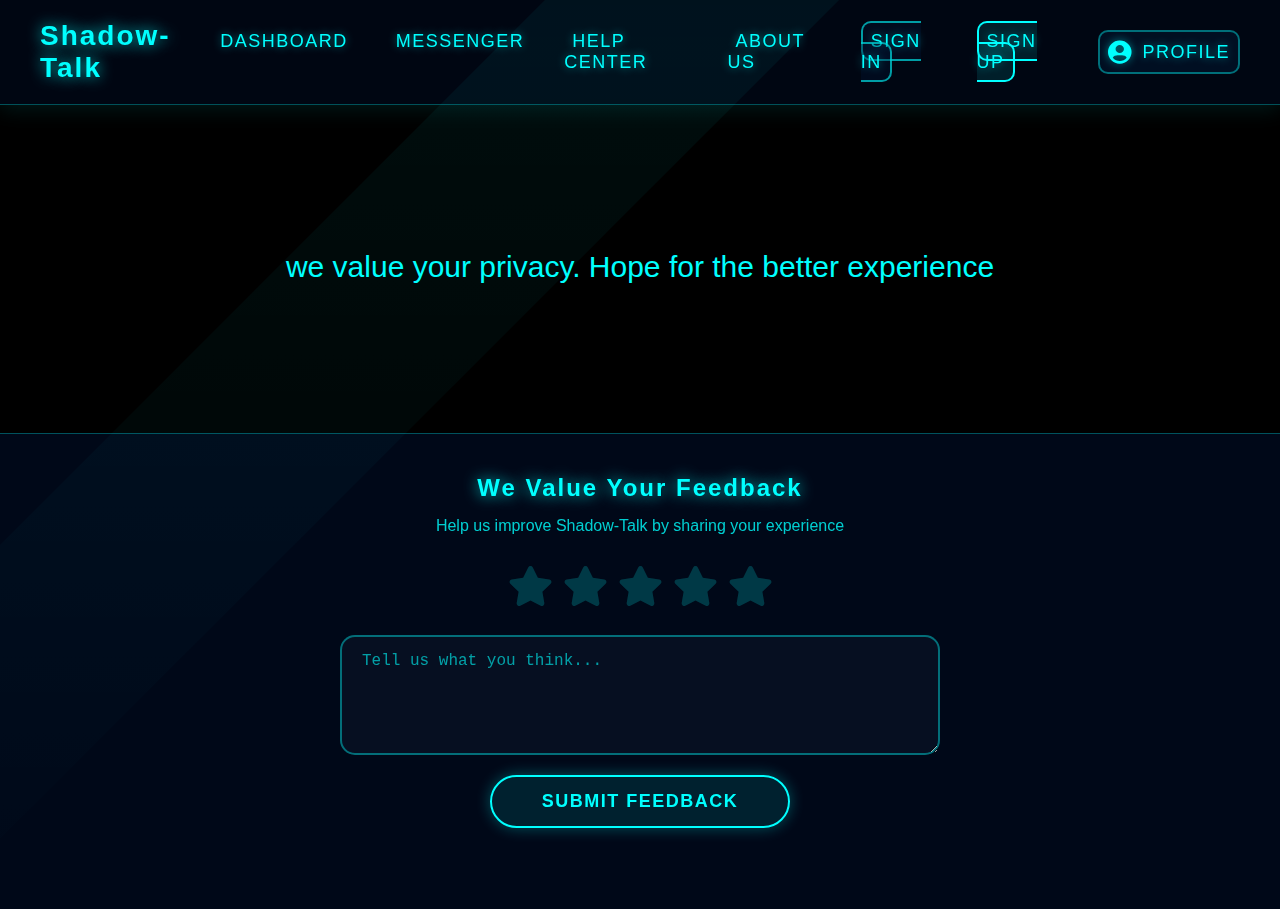
<file: frontend-code/index.html>
<!DOCTYPE html>
<html lang="en">
<head>
    <meta charset="UTF-8">
    <meta name="viewport" content="width=device-width, initial-scale=1.0">
    <title>Shadow-Talk</title>
    <link rel="stylesheet" href="https://use.fontawesome.com/releases/v5.15.4/css/all.css">
    <link rel="stylesheet" href="styles.css">
</head>
<body>
    <!-- Futuristic Navigation Bar -->
    <header class="navigation-div">
        <nav class="navigation-bar">
            <div class="logo">
                <h2>Shadow-Talk</h2>
            </div>
            
            <ul class="nav-links">
                <li><a href="index.html">Dashboard</a></li>
                <li><a href="message.html">Messenger</a></li>
                <li><a href="help-center.html">Help Center</a></li>
                <li><a href="about-us.html">About Us</a></li>
                <li><a href="signIn.html" class="btn-signin">Sign In</a></li>
                <li><a href="singUP.html" class="btn-signup">Sign Up</a></li>
                
                <!-- Profile Dropdown -->
                <li class="dropdown">
                    <a href="#" class="dropdown-toggle">
                        <i class="fas fa-user-circle"></i> Profile
                    </a>
                    <ul class="dropdown-menu">
                        <li><a href="profile.html"><i class="fas fa-user"></i> View Profile</a></li>
                        <li><a href="settings.html"><i class="fas fa-cog"></i> Settings</a></li>
                        <li><a href="logout.html" class="logout"><i class="fas fa-sign-out-alt"></i> Log Out</a></li>
                    </ul>
                </li>
            </ul>
        </nav>
    </header>

    <main>
        <p>we value your privacy. Hope for the better experience</p>
    </main>

    <!-- Feedback Footer -->
    <footer>
        <div class="footer-container">
            <h3 class="footer-title">We Value Your Feedback</h3>
            <p class="footer-desc">Help us improve Shadow-Talk by sharing your experience</p>

            <!-- Star Rating -->
            <div class="rating-stars">
                <input type="radio" name="rating" id="star5" value="5">
                <label for="star5"><i class="fas fa-star"></i></label>
                <input type="radio" name="rating" id="star4" value="4">
                <label for="star4"><i class="fas fa-star"></i></label>
                <input type="radio" name="rating" id="star3" value="3">
                <label for="star3"><i class="fas fa-star"></i></label>
                <input type="radio" name="rating" id="star2" value="2">
                <label for="star2"><i class="fas fa-star"></i></label>
                <input type="radio" name="rating" id="star1" value="1">
                <label for="star1"><i class="fas fa-star"></i></label>
            </div>

            <!-- Feedback Form -->
            <form class="feedback-form" id="feedbackForm">
                <textarea class="feedback-input" placeholder="Tell us what you think..." required></textarea>
                <button type="submit" class="submit-feedback">Submit Feedback</button>
            </form>

            <div class="success-message" id="successMessage">
                Thank you! Your feedback has been received.
            </div>
        </div>
    </footer>

    <script src="scripts.js"></script>
</body>
</html>
</file>
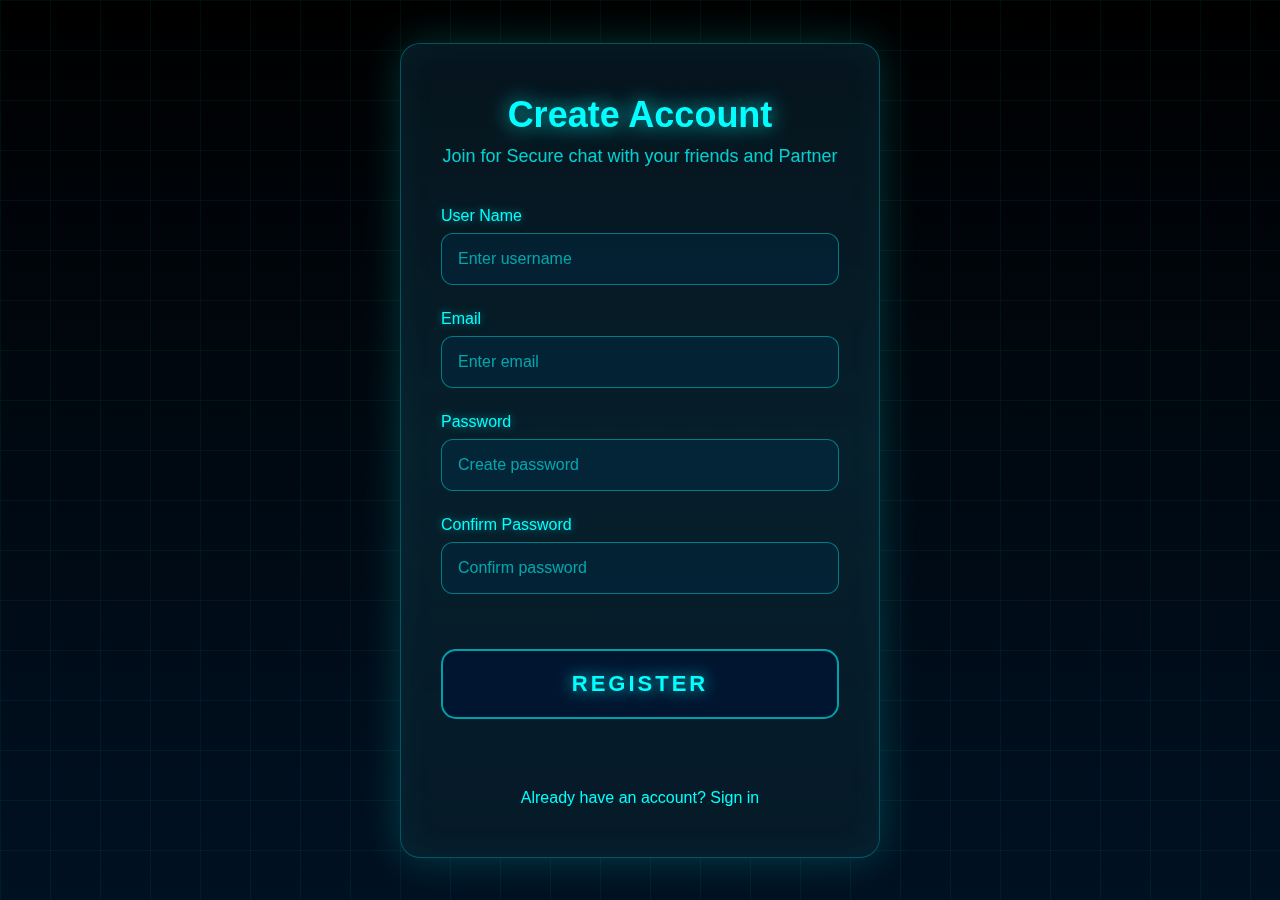
<file: frontend-code/signIn.html>
<!DOCTYPE html>
<html lang="en">
<head>
    <meta charset="UTF-8">
    <meta name="viewport" content="width=device-width, initial-scale=1.0">
    <title>Sign Up</title>
    <link rel="stylesheet" href="https://use.fontawesome.com/releases/v5.15.4/css/all.css">
    <link rel="stylesheet" href="singIn.css">
</head>
<body>
    <div class="background">
        <div class="grid"></div>
    </div>
    
    <div class="container">
        <div class="form-card">
            <h1>Create Account</h1>
            <p class="subtitle">Join for Secure chat with your friends and Partner</p>
            
            <form>
                <div class="form-row">
                    <label>User Name</label>
                    <input type="text" placeholder="Enter username" required>
                </div>
                <div class="form-row">
                    <label>Email</label>
                    <input type="email" placeholder="Enter email" required>
                </div>
                <div class="form-row">
                    <label>Password</label>
                    <input type="password" placeholder="Create password" required>
                </div>
                <div class="form-row">
                    <label>Confirm Password</label>
                    <input type="password" placeholder="Confirm password" required>
                </div>
                
                <button type="submit" class="holographic-button">
                    <span>Register</span>
                </button>
            </form>            
            <p class="login-link">Already have an account? <a href="singUP.html">Sign in</a></p>
        </div>
    </div>
</body>
</html>
</file>
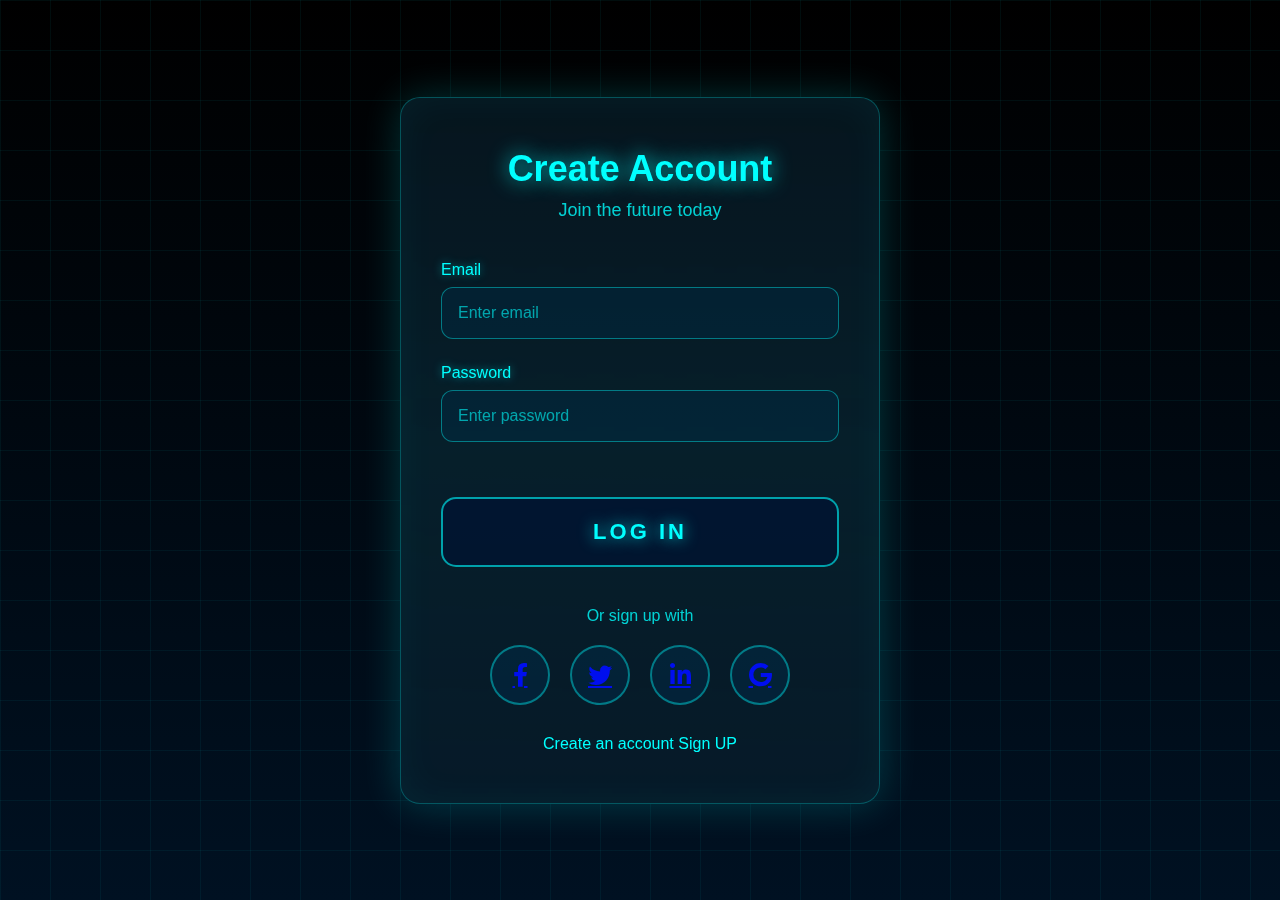
<file: frontend-code/singUP.html>
<!DOCTYPE html>
<html lang="en">
<head>
    <meta charset="UTF-8">
    <meta name="viewport" content="width=device-width, initial-scale=1.0">
    <title>Sign Up</title>
    <link rel="stylesheet" href="https://use.fontawesome.com/releases/v5.15.4/css/all.css">
    <link rel="stylesheet" href="singIn.css">
</head>
<body>
    <div class="background">
        <div class="grid"></div>
    </div>
    
    <div class="container">
        <div class="form-card">
            <h1>Create Account</h1>
            <p class="subtitle">Join the future today</p>
            
            <form>
                <div class="form-row">
                    <label>Email</label>
                    <input type="email" placeholder="Enter email" required>
                </div>
                <div class="form-row">
                    <label>Password</label>
                    <input type="password" placeholder="Enter password" required>
                </div>                
                <button type="submit" class="holographic-button">
                    <span>Log In</span>
                </button>
            </form>
            
            <div class="social-section">
                <p>Or sign up with</p>
                <div class="social-icons">
                    <a href="#" class="social-icon facebook"><i class="fab fa-facebook-f"></i></a>
                    <a href="#" class="social-icon twitter"><i class="fab fa-twitter"></i></a>
                    <a href="#" class="social-icon linkedin"><i class="fab fa-linkedin-in"></i></a>
                    <a href="#" class="social-icon google"><i class="fab fa-google"></i></a>
                </div>
            </div>
            
            <p class="login-link">Create an account <a href="signIn.html">Sign UP</a></p>
        </div>
    </div>
</body>
</html>
</file>
<file: frontend-code/styles.css>
* {
    margin: 0;
    padding: 0;
    box-sizing: border-box;
}

body {
    font-family: 'Segoe UI', Roboto, sans-serif;
    background: #000;
    color: #00ffff;
    min-height: 100vh;
    padding-top: 100px;
}

/* ============== NAVIGATION BAR ============== */
.navigation-div {
    position: fixed;
    top: 0;
    left: 0;
    width: 100%;
    z-index: 1000;
    background: rgba(0, 10, 30, 0.6);
    backdrop-filter: blur(15px);
    border-bottom: 1px solid rgba(0, 255, 255, 0.3);
    box-shadow: 0 4px 20px rgba(0, 255, 255, 0.1);
}

.navigation-div::before {
    content: '';
    position: absolute;
    top: -50%;
    left: -50%;
    width: 200%;
    height: 200%;
    background: linear-gradient(45deg, transparent, rgba(0, 255, 255, 0.05), transparent);
    transform: rotate(-45deg);
    animation: holographicShine 12s infinite linear;
    pointer-events: none;
}

@keyframes holographicShine {
    0% { transform: rotate(-45deg) translate(0, 0); }
    100% { transform: rotate(-45deg) translate(100%, 100%); }
}

.navigation-bar {
    display: flex;
    justify-content: space-between;
    align-items: center;
    max-width: 1600px;
    margin: 0 auto;
    padding: 20px 40px;
}

.logo h2 {
    color: #00ffff;
    font-size: 28px;
    font-weight: 700;
    letter-spacing: 2px;
    text-shadow: 0 0 15px rgba(0, 255, 255, 0.8);
}

.nav-links {
    display: flex;
    list-style: none;
    gap: 40px;
    align-items: center;
}

.nav-links li a {
    color: #00ffff;
    text-decoration: none;
    font-size: 18px;
    font-weight: 500;
    text-transform: uppercase;
    letter-spacing: 1.5px;
    padding: 8px 8px;
    position: relative;
    transition: all 0.4s;
    text-shadow: 0 0 8px rgba(0, 255, 255, 0.5);
}

.nav-links li a::after {
    content: '';
    position: absolute;
    bottom: 0;
    left: 0;
    width: 0;
    height: 2px;
    background: #00ffff;
    box-shadow: 0 0 10px #00ffff;
    transition: width 0.4s;
}

.nav-links li a:hover {
    color: #ffffff;
    text-shadow: 0 0 20px rgba(0, 255, 255, 1);
}

.nav-links li a:hover::after {
    width: 100%;
}

/* Sign In & Sign Up Buttons */
.btn-signin,
.btn-signup {
    padding: 15px 50px;
    border: 2px solid rgba(0, 255, 255, 0.6);
    border-radius: 10px;
    background: rgba(0, 20, 50, 0.4);
    min-width: 120px;
    transition: all 0.5s;
}

.btn-signin:hover,
.btn-signup:hover {
    background: rgba(0, 255, 255, 0.15);
    box-shadow: 0 0 25px rgba(0, 255, 255, 0.6);
    transform: translateY(-3px);
}

.btn-signup {
    background: rgba(0, 255, 255, 0.1);
    border-color: #00ffff;
}

/* ============== PROFILE DROPDOWN (FIXED) ============== */
.dropdown {
    position: relative;
    display: inline-block;
}

.dropdown-toggle {
    display: flex;
    align-items: center;
    gap: 10px;
    padding: 12px 20px;
    border: 2px solid rgba(0, 255, 255, 0.4);
    border-radius: 10px;
    background: rgba(0, 30, 60, 0.4);
    color: #00ffff;
    text-decoration: none;
    font-size: 18px;
    font-weight: 500;
    text-transform: uppercase;
    letter-spacing: 1.5px;
    transition: all 0.4s;
}

.dropdown-toggle i {
    font-size: 24px;
}

.dropdown-toggle:hover {
    background: rgba(0, 255, 255, 0.15);
    box-shadow: 0 0 20px rgba(0, 255, 255, 0.6);
    transform: translateY(-3px);
}

.dropdown-menu {
    position: absolute;
    top: calc(100% + 8px);
    right: 0;
    min-width: 240px;
    background: rgba(10, 15, 30, 0.95);
    backdrop-filter: blur(15px);
    border: 1px solid rgba(0, 255, 255, 0.3);
    border-radius: 15px;
    list-style: none;
    opacity: 0;
    visibility: hidden;
    transform: translateY(10px);
    transition: all 0.4s ease;
    box-shadow: 0 10px 40px rgba(0, 255, 255, 0.2);
    overflow: hidden;
    pointer-events: none;
}

.dropdown-menu li {
    border-bottom: 1px solid rgba(0, 255, 255, 0.1);
}

.dropdown-menu li:last-child {
    border-bottom: none;
}

.dropdown-menu li a {
    display: flex;
    align-items: center;
    gap: 14px;
    padding: 16px 20px;
    color: #00ffff;
    text-decoration: none;
    font-size: 16px;
    transition: all 0.3s;
}

.dropdown-menu li a i {
    width: 20px;
    text-align: center;
    font-size: 18px;
}

.dropdown-menu li a:hover {
    background: rgba(0, 255, 255, 0.15);
    padding-left: 28px;
    text-shadow: 0 0 15px rgba(0, 255, 255, 0.8);
}

.dropdown-menu .logout:hover {
    background: rgba(255, 50, 100, 0.2);
    color: #ff3366;
    text-shadow: 0 0 15px rgba(255, 51, 102, 0.8);
}
.dropdown.active .dropdown-menu {
    opacity: 1;
    visibility: visible;
    transform: translateY(0);
    pointer-events: auto;
}

/* Optional: Add visual feedback when dropdown is open */
.dropdown.active .dropdown-toggle {
    background: rgba(0, 255, 255, 0.15);
    box-shadow: 0 0 20px rgba(0, 255, 255, 0.6);
    transform: translateY(-3px);
}

/* ============== RESPONSIVE ============== */
@media (max-width: 992px) {
    .navigation-bar {
        padding: 20px;
    }
    .nav-links {
        gap: 20px;
    }
}

@media (max-width: 768px) {
    .navigation-bar {
        flex-direction: column;
        padding: 20px;
    }
    
    .logo {
        margin-bottom: 15px;
    }
    
    .nav-links {
        flex-wrap: wrap;
        justify-content: center;
        gap: 15px;
        width: 100%;
    }
    
    .dropdown-menu {
        right: 50%;
        transform: translateX(50%) translateY(10px);
    }
    
    .dropdown:hover .dropdown-menu {
        transform: translateX(50%) translateY(0);
    }
}

main{
    display: flex;
    font-size: 30px;
    min-height: 37vh;
    align-items: center;
    justify-content: center;
}
main p{
    text-align: center;
}

footer {
    background: rgba(0, 10, 30, 0.8);
    backdrop-filter: blur(15px);
    border-top: 1px solid rgba(0, 255, 255, 0.3);
    padding: 40px 20px;
    margin-top: auto;
}

.footer-container {
    max-width: 1600px;
    margin: 0 auto;
    text-align: center;
}

.footer-title {
    font-size: 24px;
    font-weight: 700;
    margin-bottom: 15px;
    color: #00ffff;
    text-shadow: 0 0 15px rgba(0, 255, 255, 0.8);
    letter-spacing: 2px;
}

.footer-desc {
    font-size: 16px;
    margin-bottom: 30px;
    opacity: 0.8;
}

/* Star Rating */
.rating-stars {
    display: flex;
    justify-content: center;
    gap: 10px;
    margin-bottom: 25px;
    direction: rtl; /* Right-to-left for better UX */
}

.rating-stars input {
    display: none;
}

.rating-stars label {
    font-size: 40px;
    color: rgba(0, 255, 255, 0.2);
    cursor: pointer;
    transition: all 0.3s;
}

.rating-stars label:hover,
.rating-stars label:hover ~ label,
.rating-stars input:checked ~ label {
    color: #00ffff;
    text-shadow: 0 0 20px rgba(0, 255, 255, 0.8);
    transform: scale(1.1);
}

/* Feedback Form */
.feedback-form {
    display: flex;
    flex-direction: column;
    align-items: center;
    gap: 20px;
    max-width: 600px;
    margin: 0 auto;
}

.feedback-input {
    width: 100%;
    padding: 15px 20px;
    background: rgba(10, 20, 40, 0.6);
    border: 2px solid rgba(0, 255, 255, 0.4);
    border-radius: 15px;
    color: #00ffff;
    font-size: 16px;
    resize: vertical;
    min-height: 120px;
    outline: none;
    transition: all 0.4s;
}

.feedback-input::placeholder {
    color: rgba(0, 255, 255, 0.6);
}

.feedback-input:focus {
    border-color: #00ffff;
    box-shadow: 0 0 25px rgba(0, 255, 255, 0.4);
}

.submit-feedback {
    padding: 14px 50px;
    background: rgba(0, 255, 255, 0.1);
    border: 2px solid #00ffff;
    border-radius: 50px;
    color: #00ffff;
    font-size: 18px;
    font-weight: 600;
    text-transform: uppercase;
    letter-spacing: 1.5px;
    cursor: pointer;
    transition: all 0.5s;
    box-shadow: 0 0 15px rgba(0, 255, 255, 0.3);
}

.submit-feedback:hover {
    background: #00ffff;
    color: #000;
    box-shadow: 0 0 30px rgba(0, 255, 255, 0.8);
    transform: translateY(-5px);
}

/* Success Message */
.success-message {
    margin-top: 20px;
    font-size: 18px;
    color: #00ff88;
    text-shadow: 0 0 15px rgba(0, 255, 136, 0.8);
    opacity: 0;
    transition: opacity 0.6s;
}

.success-message.show {
    opacity: 1;
}

/* Responsive */
@media (max-width: 768px) {
    .footer-title {
        font-size: 20px;
    }
    .rating-stars label {
        font-size: 32px;
    }
    .feedback-input {
        min-height: 100px;
    }
}
</file>
<file: frontend-code/singIn.css>
* {
    margin: 0;
    padding: 0;
    box-sizing: border-box;
}

body {
    font-family: 'Segoe UI', 'Roboto', sans-serif;
    background: #000;
    color: #00ffff;
    min-height: 100vh;
    overflow: hidden;
}

/* Animated background grid */
.background {
    position: fixed;
    inset: 0;
    background: linear-gradient(to bottom, #000 0%, #001122 100%);
    z-index: -2;
}

.grid {
    position: absolute;
    inset: 0;
    background-image: 
        linear-gradient(rgba(0, 255, 255, 0.05) 1px, transparent 1px),
        linear-gradient(90deg, rgba(0, 255, 255, 0.05) 1px, transparent 1px);
    background-size: 50px 50px;
    animation: gridMove 20s linear infinite;
}

@keyframes gridMove {
    0% { transform: translate(0, 0); }
    100% { transform: translate(50px, 50px); }
}

/* Main container */
.container {
    display: flex;
    justify-content: center;
    align-items: center;
    min-height: 100vh;
    padding: 20px;
}

/* Glassmorphic form card */
.form-card {
    position: relative;
    width: 100%;
    max-width: 480px;
    background: rgba(10, 15, 30, 0.6);
    backdrop-filter: blur(15px);
    border-radius: 20px;
    padding: 50px 40px;
    border: 1px solid rgba(0, 255, 255, 0.3);
    box-shadow: 
        0 0 40px rgba(0, 255, 255, 0.2),
        inset 0 0 40px rgba(0, 255, 255, 0.05);
    overflow: hidden;
}

.form-card::before {
    content: '';
    position: absolute;
    top: -50%;
    left: -50%;
    width: 200%;
    height: 200%;
    background: linear-gradient(45deg, transparent, rgba(0, 255, 255, 0.08), transparent);
    transform: rotate(-45deg);
    animation: holographicShine 8s infinite linear;
    pointer-events: none;
}

@keyframes holographicShine {
    0% { transform: rotate(-45deg) translate(0, 0); }
    100% { transform: rotate(-45deg) translate(100%, 100%); }
}

h1 {
    text-align: center;
    font-size: 36px;
    margin-bottom: 10px;
    text-shadow: 0 0 20px rgba(0, 255, 255, 0.8);
}

.subtitle {
    text-align: center;
    margin-bottom: 40px;
    opacity: 0.8;
    font-size: 18px;
}

.form-row {
    margin-bottom: 25px;
}

.form-row label {
    display: block;
    margin-bottom: 8px;
    font-weight: 500;
    text-shadow: 0 0 8px rgba(0, 255, 255, 0.5);
}

.form-row input {
    width: 100%;
    padding: 16px;
    background: rgba(0, 30, 60, 0.4);
    border: 1px solid rgba(0, 255, 255, 0.4);
    border-radius: 12px;
    color: #00ffff;
    font-size: 16px;
    transition: all 0.4s;
}

.form-row input::placeholder {
    color: rgba(0, 255, 255, 0.6);
}

.form-row input:focus {
    outline: none;
    border-color: #00ffff;
    box-shadow: 0 0 20px rgba(0, 255, 255, 0.6);
    background: rgba(0, 40, 80, 0.6);
}

/* Holographic Button */
.holographic-button {
    position: relative;
    width: 100%;
    padding: 20px;
    margin: 30px 0 40px;
    background: rgba(0, 20, 50, 0.8);
    color: #00ffff;
    font-size: 22px;
    font-weight: bold;
    text-transform: uppercase;
    letter-spacing: 3px;
    border: 2px solid rgba(0, 255, 255, 0.6);
    border-radius: 15px;
    cursor: pointer;
    overflow: hidden;
    transition: all 0.5s;
    text-shadow: 0 0 15px rgba(0, 255, 255, 0.8);
}

.holographic-button span {
    position: relative;
    z-index: 2;
}

.holographic-button::before {
    content: '';
    position: absolute;
    top: -50%;
    left: -50%;
    width: 200%;
    height: 200%;
    background: linear-gradient(45deg, transparent, rgba(0, 255, 255, 0.3), transparent);
    transform: rotate(-45deg);
    transition: all 0.6s;
    opacity: 0;
}

.holographic-button:hover {
    transform: translateY(-5px);
    box-shadow: 0 0 50px rgba(0, 255, 255, 0.8);
    border-color: #00ffff;
}

.holographic-button:hover::before {
    opacity: 1;
    transform: rotate(-45deg) translate(50%, 50%);
}

/* Social Section */
.social-section p {
    text-align: center;
    margin-bottom: 20px;
    opacity: 0.8;
}

.social-icons {
    display: flex;
    justify-content: center;
    gap: 20px;
}

.social-icon {
    width: 60px;
    height: 60px;
    border-radius: 50%;
    background: rgba(0, 30, 60, 0.5);
    border: 2px solid rgba(0, 255, 255, 0.4);
    display: flex;
    align-items: center;
    justify-content: center;
    font-size: 24px;
    transition: all 0.4s;
}

.social-icon:hover {
    transform: translateY(-8px) scale(1.1);
    box-shadow: 0 0 30px currentColor;
}

.facebook:hover { color: #3b5999; border-color: #3b5999; }
.twitter:hover { color: #1da1f2; border-color: #1da1f2; }
.linkedin:hover { color: #0077b5; border-color: #0077b5; }
.google:hover { color: #db4437; border-color: #db4437; }

.login-link {
    text-align: center;
    margin-top: 30px;
}

.login-link a {
    color: #00ffff;
    text-decoration: none;
    border-bottom: 1px solid transparent;
    transition: all 0.3s;
}

.login-link a:hover {
    border-bottom: 1px solid #00ffff;
}
</file>
